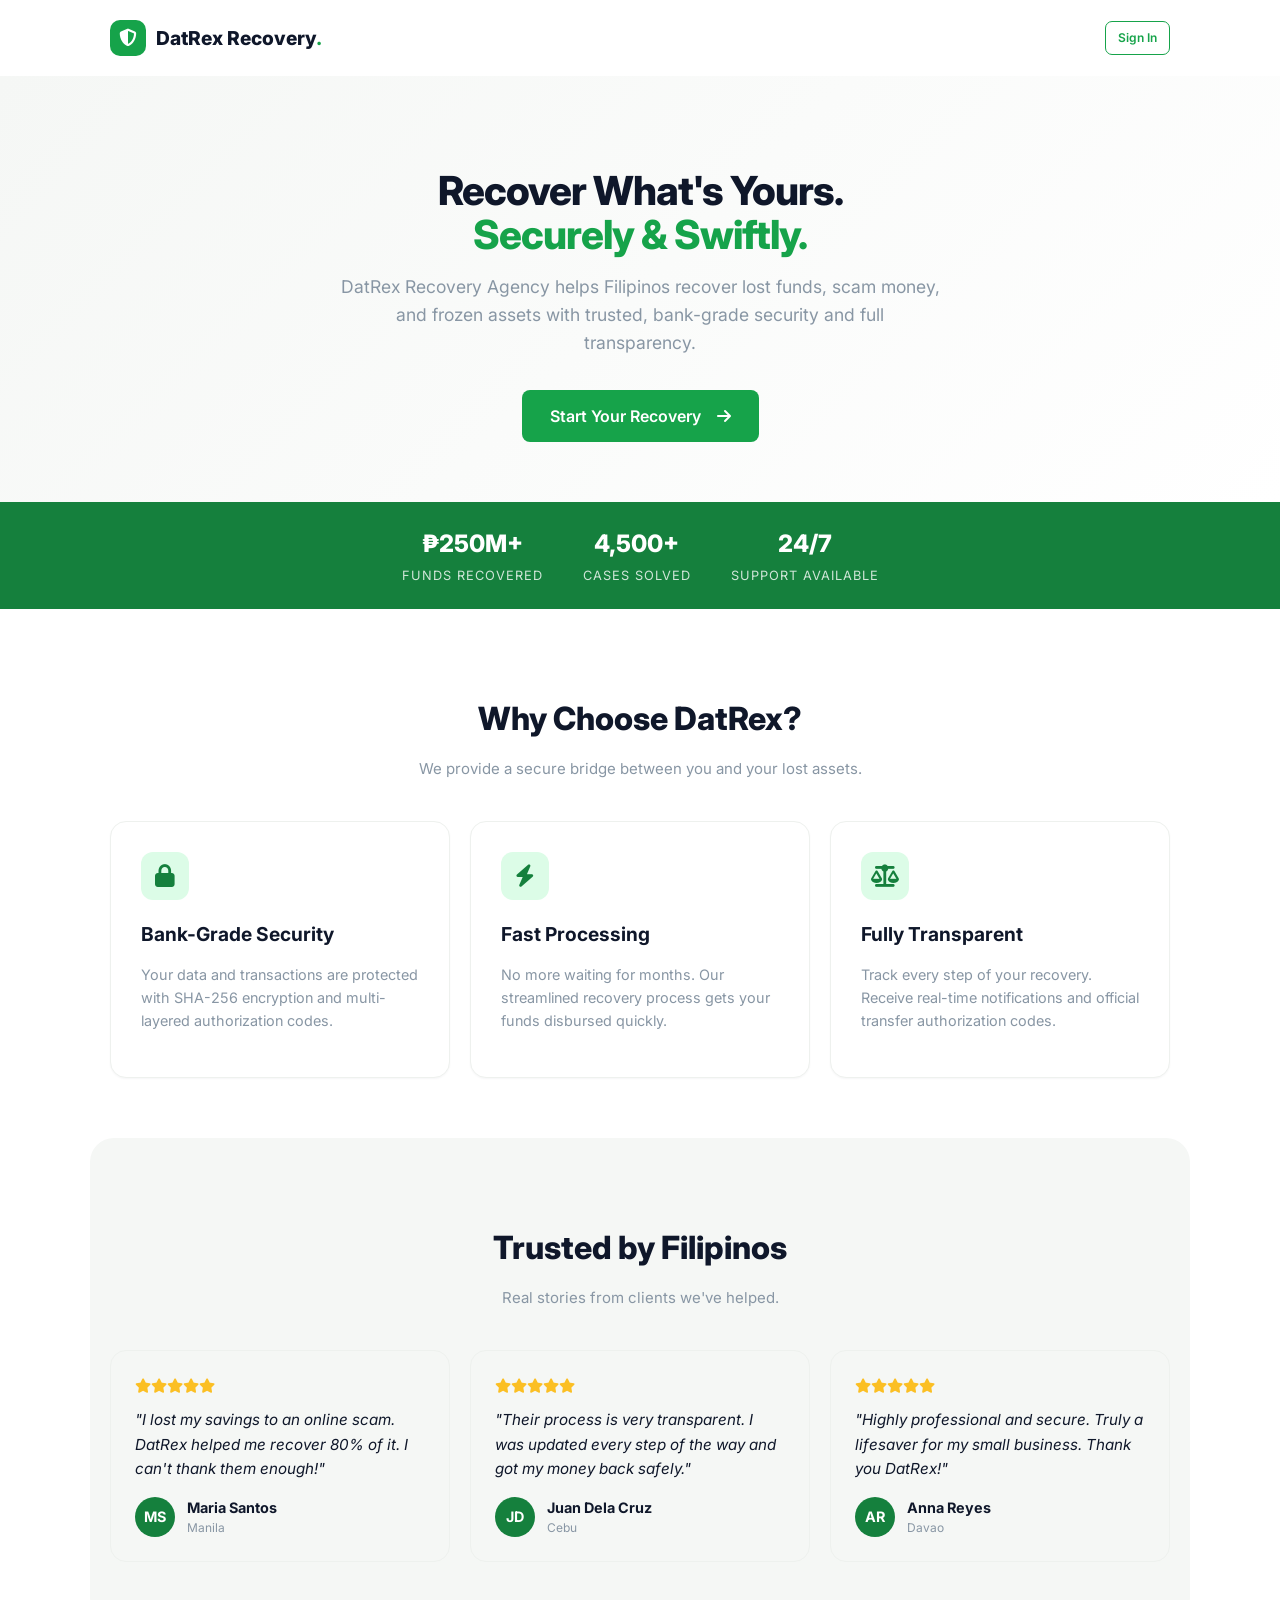
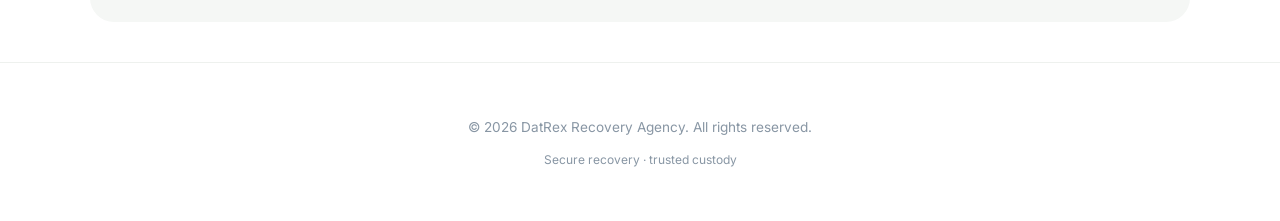
<file: index.html>
<!DOCTYPE html>
<html lang="en">
<head>
  <meta charset="UTF-8" />
  <meta name="viewport" content="width=device-width, initial-scale=1.0, viewport-fit=cover" />
  <title>DatRex Recovery Agency — Recover What's Yours</title>
  <link rel="stylesheet" href="https://cdnjs.cloudflare.com/ajax/libs/font-awesome/6.5.1/css/all.min.css">
  <link rel="stylesheet" href="style.css" />
  <style>
    body { background: #fff; }
    .landing-nav { display: flex; justify-content: space-between; align-items: center; padding: 20px; max-width: 1100px; margin: 0 auto; }
    .landing-brand { display: flex; align-items: center; gap: 10px; font-weight: 800; font-size: 1.2rem; color: var(--text); }
    .landing-brand i { width: 36px; height: 36px; border-radius: 10px; background: var(--green); color: #fff; display: grid; place-items: center; font-size: 1.1rem; }
    
    .hero { background: linear-gradient(135deg, var(--bg-soft) 0%, #fff 100%); padding: 60px 20px; text-align: center; }
    .hero h1 { font-size: 2.5rem; font-weight: 800; letter-spacing: -1px; margin-bottom: 16px; color: var(--text); max-width: 800px; margin-inline: auto; line-height: 1.1; }
    .hero h1 span { color: var(--green); }
    .hero p { font-size: 1.1rem; color: var(--text-muted); max-width: 600px; margin: 0 auto 32px; line-height: 1.6; }
    .hero-btns { display: flex; gap: 12px; justify-content: center; flex-wrap: wrap; }
    
    .stats-bar { display: flex; justify-content: center; gap: 40px; padding: 24px; background: var(--green-dark); color: #fff; flex-wrap: wrap; }
    .stat-item { text-align: center; }
    .stat-item h4 { font-size: 1.5rem; font-weight: 800; margin: 0; }
    .stat-item p { font-size: 0.8rem; text-transform: uppercase; letter-spacing: 1px; opacity: 0.8; margin: 4px 0 0; }

    .section { padding: 60px 20px; max-width: 1100px; margin: 0 auto; }
    .section-title { text-align: center; font-size: 2rem; font-weight: 800; margin-bottom: 12px; color: var(--text); }
    .section-sub { text-align: center; color: var(--text-muted); margin-bottom: 40px; }
    
    .features-grid { display: grid; grid-template-columns: repeat(auto-fit, minmax(280px, 1fr)); gap: 20px; }
    .feature-card { background: #fff; border: 1px solid var(--border-soft); border-radius: 16px; padding: 30px; box-shadow: var(--shadow-sm); transition: transform 0.2s; }
    .feature-card:hover { transform: translateY(-5px); box-shadow: var(--shadow); }
    .feature-icon { width: 48px; height: 48px; border-radius: 12px; background: var(--green-light); color: var(--green-dark); display: grid; place-items: center; font-size: 1.4rem; margin-bottom: 20px; }
    .feature-card h3 { font-size: 1.2rem; margin-bottom: 10px; color: var(--text); }
    .feature-card p { font-size: 0.9rem; color: var(--text-muted); line-height: 1.6; }

    .testi-grid { display: grid; grid-template-columns: repeat(auto-fit, minmax(300px, 1fr)); gap: 20px; }
    .testi-card { background: var(--bg-soft); border-radius: 16px; padding: 24px; border: 1px solid var(--border-soft); }
    .testi-stars { color: #fbbf24; margin-bottom: 12px; font-size: 0.9rem; }
    .testi-text { font-size: 0.95rem; color: var(--text); line-height: 1.6; margin-bottom: 16px; font-style: italic; }
    .testi-author { display: flex; align-items: center; gap: 12px; }
    .testi-avatar { width: 40px; height: 40px; border-radius: 50%; background: var(--green-dark); color: #fff; display: grid; place-items: center; font-weight: 700; font-size: 0.9rem; }
    .testi-info h5 { margin: 0; font-size: 0.9rem; color: var(--text); }
    .testi-info p { margin: 0; font-size: 0.75rem; color: var(--text-muted); }

    /* Floating Popup Testimonials */
    #floating-testi-container { position: fixed; bottom: 20px; left: 20px; z-index: 9999; display: flex; flex-direction: column; gap: 10px; pointer-events: none; }
    .floating-testi { background: #fff; border: 1px solid var(--border); border-left: 4px solid var(--green); border-radius: 12px; padding: 16px; box-shadow: 0 10px 30px rgba(15, 23, 42, 0.15); max-width: 320px; opacity: 0; transform: translateY(20px); transition: all 0.5s cubic-bezier(0.2, 0.9, 0.3, 1); pointer-events: auto; }
    .floating-testi.show { opacity: 1; transform: translateY(0); }
    .floating-testi.hide { opacity: 0; transform: translateY(-20px); }
    .ft-header { display: flex; justify-content: space-between; margin-bottom: 8px; font-size: 0.75rem; color: var(--text-muted); }
    .ft-name { font-weight: 700; color: var(--text); font-size: 0.85rem; }
    .ft-text { font-size: 0.85rem; color: var(--text); line-height: 1.4; }
    
    .landing-footer { text-align: center; padding: 40px 20px; border-top: 1px solid var(--border-soft); color: var(--text-muted); font-size: 0.85rem; }
  </style>
</head>
<body>

  <nav class="landing-nav">
    <div class="landing-brand">
      <i class="fa-solid fa-shield-halved"></i>
      <div>DatRex Recovery<span style="color:var(--green)">.</span></div>
    </div>
    <div>
      <a href="login.html" class="btn btn-outline btn-sm" style="text-decoration:none;">Sign In</a>
    </div>
  </nav>

  <section class="hero">
    <h1>Recover What's Yours. <br><span>Securely & Swiftly.</span></h1>
    <p>DatRex Recovery Agency helps Filipinos recover lost funds, scam money, and frozen assets with trusted, bank-grade security and full transparency.</p>
    <div class="hero-btns">
      <a href="login.html" class="btn btn-primary" style="text-decoration:none; padding: 14px 28px; font-size: 1rem;">Start Your Recovery <i class="fa-solid fa-arrow-right" style="margin-left:8px;"></i></a>
    </div>
  </section>

  <div class="stats-bar">
    <div class="stat-item">
      <h4>₱250M+</h4>
      <p>Funds Recovered</p>
    </div>
    <div class="stat-item">
      <h4>4,500+</h4>
      <p>Cases Solved</p>
    </div>
    <div class="stat-item">
      <h4>24/7</h4>
      <p>Support Available</p>
    </div>
  </div>

  <section class="section">
    <h2 class="section-title">Why Choose DatRex?</h2>
    <p class="section-sub">We provide a secure bridge between you and your lost assets.</p>
    <div class="features-grid">
      <div class="feature-card">
        <div class="feature-icon"><i class="fa-solid fa-lock"></i></div>
        <h3>Bank-Grade Security</h3>
        <p>Your data and transactions are protected with SHA-256 encryption and multi-layered authorization codes.</p>
      </div>
      <div class="feature-card">
        <div class="feature-icon"><i class="fa-solid fa-bolt"></i></div>
        <h3>Fast Processing</h3>
        <p>No more waiting for months. Our streamlined recovery process gets your funds disbursed quickly.</p>
      </div>
      <div class="feature-card">
        <div class="feature-icon"><i class="fa-solid fa-scale-balanced"></i></div>
        <h3>Fully Transparent</h3>
        <p>Track every step of your recovery. Receive real-time notifications and official transfer authorization codes.</p>
      </div>
    </div>
  </section>

  <section class="section" style="background: var(--bg-soft); border-radius: 24px; margin-bottom: 40px;">
    <h2 class="section-title">Trusted by Filipinos</h2>
    <p class="section-sub">Real stories from clients we've helped.</p>
    <div class="testi-grid">
      <div class="testi-card">
        <div class="testi-stars"><i class="fa-solid fa-star"></i><i class="fa-solid fa-star"></i><i class="fa-solid fa-star"></i><i class="fa-solid fa-star"></i><i class="fa-solid fa-star"></i></div>
        <div class="testi-text">"I lost my savings to an online scam. DatRex helped me recover 80% of it. I can't thank them enough!"</div>
        <div class="testi-author">
          <div class="testi-avatar">MS</div>
          <div class="testi-info">
            <h5>Maria Santos</h5>
            <p>Manila</p>
          </div>
        </div>
      </div>
      <div class="testi-card">
        <div class="testi-stars"><i class="fa-solid fa-star"></i><i class="fa-solid fa-star"></i><i class="fa-solid fa-star"></i><i class="fa-solid fa-star"></i><i class="fa-solid fa-star"></i></div>
        <div class="testi-text">"Their process is very transparent. I was updated every step of the way and got my money back safely."</div>
        <div class="testi-author">
          <div class="testi-avatar">JD</div>
          <div class="testi-info">
            <h5>Juan Dela Cruz</h5>
            <p>Cebu</p>
          </div>
        </div>
      </div>
      <div class="testi-card">
        <div class="testi-stars"><i class="fa-solid fa-star"></i><i class="fa-solid fa-star"></i><i class="fa-solid fa-star"></i><i class="fa-solid fa-star"></i><i class="fa-solid fa-star"></i></div>
        <div class="testi-text">"Highly professional and secure. Truly a lifesaver for my small business. Thank you DatRex!"</div>
        <div class="testi-author">
          <div class="testi-avatar">AR</div>
          <div class="testi-info">
            <h5>Anna Reyes</h5>
            <p>Davao</p>
          </div>
        </div>
      </div>
    </div>
  </section>

  <footer class="landing-footer">
    <p>&copy; 2026 DatRex Recovery Agency. All rights reserved.</p>
    <p style="margin-top: 8px; font-size: 0.75rem;">Secure recovery · trusted custody</p>
  </footer>

  <div id="floating-testi-container"></div>

  <script>
    const testimonials = [
      { name: "Mark T.", city: "Quezon City", text: "Akala ko wala nang pag-asa, pero nabawi pa ang pera ko. Salamat DatRex!" },
      { name: "Grace L.", city: "Makati", text: "Napakabilis ng process. Highly recommended sa mga na-scam!" },
      { name: "Ramon P.", city: "Pasig", text: "The transfer code system made me feel secure. Legit agency!" },
      { name: "Joy C.", city: "Baguio", text: "Thank you for helping me recover my frozen funds. God bless!" },
      { name: "Elena M.", city: "Iloilo", text: "Very transparent sila. May resibo at reference number lahat ng galaw." },
      { name: "Paolo R.", city: "Cebu", text: "I thought I lost my business capital. DatRex saved me." },
      { name: "Jenny D.", city: "Davao", text: "Yung support nila 24/7, kahit gabi nagrereply. Solid!" },
      { name: "Nico V.", city: "Pampanga", text: "Hindi ako naniwala noong una, pero totoo pala. Nakuha ko yung refund ko." }
    ];

    const container = document.getElementById('floating-testi-container');
    let testiIndex = 0;

    function showNextTestimonial() {
      const el = document.createElement('div');
      el.className = 'floating-testi';
      const data = testimonials[testiIndex];
      
      el.innerHTML = `
        <div class="ft-header">
          <span class="ft-name">${data.name} <span style="font-weight:400;color:var(--text-muted)">from ${data.city}</span></span>
          <i class="fa-solid fa-circle-check" style="color:var(--green);font-size:0.9rem;"></i>
        </div>
        <div class="ft-text">"${data.text}"</div>
      `;

      container.appendChild(el);
      setTimeout(() => el.classList.add('show'), 50);

      setTimeout(() => {
        el.classList.remove('show');
        el.classList.add('hide');
        setTimeout(() => el.remove(), 500);
      }, 5000);

      testiIndex = (testiIndex + 1) % testimonials.length;
      setTimeout(showNextTestimonial, 7000);
    }

    setTimeout(showNextTestimonial, 3000);
  </script>
</body>
</html>
</file>
<file: style.css>
/* ============================================
   DatRex Recovery Agency — design system
   Light theme · white bg · green accents
   ============================================ */

@import url('https://fonts.googleapis.com/css2?family=Inter:wght@400;500;600;700;800&display=swap');

:root {
  --bg:           #ffffff;
  --bg-soft:      #f5f7f5;
  --bg-elev:      #ffffff;
  --border:       #e6e9e6;
  --border-soft:  #eef1ee;
  --text:         #0f172a;
  --text-mid:     #475569;
  --text-muted:   #8896a4;

  --green:        #16a34a;
  --green-dark:   #15803d;
  --green-light:  #dcfce7;
  --green-soft:   #f0fdf4;
  --green-bright: #22c55e;

  --danger:       #dc2626;
  --danger-light: #fee2e2;
  --warning:      #d97706;
  --warning-light:#fef3c7;
  --info:         #2563eb;
  --info-light:   #dbeafe;

  --shadow-sm:  0 1px 2px rgba(15, 23, 42, 0.04);
  --shadow:     0 4px 14px rgba(15, 23, 42, 0.06);
  --shadow-lg:  0 14px 40px rgba(15, 23, 42, 0.12);

  --radius-sm: 8px;
  --radius:    14px;
  --radius-lg: 20px;
  --radius-full: 999px;

  --font: 'Inter', system-ui, -apple-system, sans-serif;
  --sidebar-w: 240px;
  --topbar-h: 60px;
  --dock-h: 64px;
}

* { box-sizing: border-box; }
html, body {
  margin: 0;
  padding: 0;
  overflow-x: hidden;
  max-width: 100vw;
}

body {
  font-family: var(--font);
  background: var(--bg-soft);
  color: var(--text);
  font-size: 15px;
  line-height: 1.5;
  -webkit-font-smoothing: antialiased;
  min-height: 100vh;
}

a { color: var(--green); text-decoration: none; }
button { font-family: inherit; }

/* ---------- Layout ---------- */
.app-shell { display: flex; min-height: 100vh; }
.app-main {
  flex: 1;
  padding: 16px 16px calc(var(--dock-h) + 24px);
  max-width: 100%;
  min-width: 0;
  width: 100%;
}

@media (min-width: 1024px) {
  .app-main {
    margin-left: var(--sidebar-w);
    padding: 28px 40px 40px;
    max-width: 1100px;
  }
}

/* ---------- Sidebar ---------- */
.sidebar {
  position: fixed; top: 0; left: 0; bottom: 0;
  width: var(--sidebar-w);
  background: var(--bg);
  border-right: 1px solid var(--border);
  z-index: 200;
  display: flex; flex-direction: column;
  transform: translateX(-100%);
  transition: transform 0.28s ease;
}
.sidebar.open { transform: translateX(0); }
@media (min-width: 1024px) {
  .sidebar { transform: translateX(0); }
}

.sb-brand {
  display: flex; align-items: center; gap: 10px;
  padding: 20px 20px 16px;
  font-weight: 800; font-size: 16px; color: var(--text);
  border-bottom: 1px solid var(--border-soft);
}
.sb-brand i {
  width: 32px; height: 32px; border-radius: 10px;
  background: var(--green); color: #fff;
  display: grid; place-items: center; font-size: 15px;
}
.sb-brand small {
  display: block; font-size: 10px; font-weight: 500;
  color: var(--text-muted); letter-spacing: 0.3px; text-transform: uppercase;
}

.sb-nav { flex: 1; padding: 14px 10px; display: flex; flex-direction: column; gap: 2px; }
.sb-link {
  display: flex; align-items: center; gap: 12px;
  padding: 11px 14px; border-radius: 10px;
  color: var(--text-mid); font-weight: 500; font-size: 14px;
  transition: background 0.15s, color 0.15s;
}
.sb-link i { width: 18px; text-align: center; font-size: 15px; }
.sb-link:hover { background: var(--bg-soft); color: var(--text); }
.sb-link.active { background: var(--green-light); color: var(--green-dark); font-weight: 600; }
.sb-link.active i { color: var(--green); }

.sb-foot { padding: 14px 10px 18px; border-top: 1px solid var(--border-soft); }

/* ---------- Mobile topbar (FIXED) ---------- */
.topbar {
  position: sticky; top: 0;
  height: var(--topbar-h);
  background: var(--bg);
  border-bottom: 1px solid var(--border-soft);
  display: flex; align-items: center; justify-content: space-between;
  padding: 0 16px;
  z-index: 100;
  margin: 0;
  width: 100%;
}
@media (min-width: 1024px) { .topbar { display: none; } }

.tb-left { display: flex; align-items: center; gap: 10px; min-width: 0; flex: 1; }
.tb-menu {
  width: 38px; height: 38px; border-radius: 10px;
  background: var(--bg-soft); border: 1px solid var(--border-soft);
  display: grid; place-items: center; color: var(--text);
  cursor: pointer; font-size: 16px; flex-shrink: 0;
}
.tb-title { font-weight: 700; font-size: 15px; min-width: 0; }
.tb-title small {
  display: block; font-size: 10px; font-weight: 500;
  color: var(--text-muted); text-transform: uppercase; letter-spacing: 0.4px;
  white-space: nowrap; overflow: hidden; text-overflow: ellipsis;
}
.tb-right { display: flex; align-items: center; gap: 8px; flex-shrink: 0; }
.tb-icon {
  width: 38px; height: 38px; border-radius: 10px;
  background: var(--bg-soft); border: 1px solid var(--border-soft);
  display: grid; place-items: center; color: var(--text-mid);
  cursor: pointer; position: relative; font-size: 15px;
}
.tb-icon .dot {
  position: absolute; top: 8px; right: 9px;
  width: 7px; height: 7px; border-radius: 50%;
  background: var(--green); border: 1.5px solid var(--bg);
}
.tb-avatar {
  width: 38px; height: 38px; border-radius: 50%;
  background: var(--green-light); color: var(--green-dark);
  display: grid; place-items: center; font-weight: 700; font-size: 13px;
  border: 1.5px solid var(--green);
}

/* ---------- Bottom dock ---------- */
.bottom-dock {
  position: fixed; left: 0; right: 0; bottom: 0;
  height: var(--dock-h);
  background: var(--bg);
  border-top: 1px solid var(--border-soft);
  display: flex; justify-content: space-around; align-items: center;
  padding: 0 4px;
  z-index: 150;
  padding-bottom: env(safe-area-inset-bottom);
}
@media (min-width: 1024px) { .bottom-dock { display: none; } }

.dock-link {
  flex: 1; display: flex; flex-direction: column;
  align-items: center; gap: 3px;
  color: var(--text-muted); font-size: 10px; font-weight: 500;
  padding: 8px 4px; cursor: pointer;
  background: none; border: none;
  text-decoration: none;
}
.dock-link i { font-size: 18px; }
.dock-link.active { color: var(--green); }
.dock-link.active i { color: var(--green); }
.dock-link.dock-fab {
  flex: 0 0 auto;
  margin: -26px 6px 0;
  width: 54px; height: 54px; border-radius: 50%;
  background: var(--green); color: #fff;
  display: grid; place-items: center;
  box-shadow: 0 8px 20px rgba(22, 163, 74, 0.4);
  border: 4px solid var(--bg);
}
.dock-link.dock-fab i { font-size: 22px; }

/* ---------- Cards ---------- */
.card {
  background: var(--bg);
  border: 1px solid var(--border-soft);
  border-radius: var(--radius);
  box-shadow: var(--shadow-sm);
  padding: 18px;
}
.card-header {
  display: flex; align-items: center; justify-content: space-between;
  margin-bottom: 14px;
}
.card-title { font-weight: 700; font-size: 15px; }
.card-link { font-size: 12px; font-weight: 600; color: var(--green); }

/* ---------- Balance card (LIGHT THEME) ---------- */
.balance-card {
  position: relative;
  background: linear-gradient(135deg, #f0fdf4 0%, #dcfce7 100%);
  color: var(--text);
  border: 1px solid var(--green-light);
  border-radius: var(--radius-lg);
  padding: 22px 20px;
  box-shadow: var(--shadow);
  overflow: hidden;
}
.balance-card::after {
  content: ''; position: absolute;
  right: -60px; top: -60px; width: 220px; height: 220px;
  border-radius: 50%;
  background: radial-gradient(circle, rgba(34,197,94,0.22), transparent 65%);
  pointer-events: none;
}
.bc-label {
  font-size: 11px; font-weight: 600;
  letter-spacing: 0.6px; text-transform: uppercase;
  color: var(--green-dark);
}
.bc-amount {
  font-size: 34px; font-weight: 800; margin: 6px 0 10px;
  letter-spacing: -0.5px; line-height: 1.1;
  color: var(--text);
}
.bc-status {
  display: inline-flex; align-items: center; gap: 6px;
  padding: 5px 11px; border-radius: var(--radius-full);
  font-size: 11px; font-weight: 600;
  background: #fff;
  color: var(--green-dark);
  border: 1px solid var(--green);
}
.bc-status.empty {
  background: #fff;
  color: var(--text-muted);
  border-color: var(--border);
}
.bc-status i { font-size: 10px; }

/* ---------- Account list ---------- */
.acc-item {
  display: flex; align-items: center; gap: 14px;
  padding: 14px 0;
  border-bottom: 1px solid var(--border-soft);
}
.acc-item:last-child { border-bottom: none; padding-bottom: 0; }
.acc-item:first-child { padding-top: 0; }
.acc-icon {
  width: 42px; height: 42px; border-radius: 12px;
  background: var(--green-light); color: var(--green-dark);
  display: grid; place-items: center; font-size: 16px; flex-shrink: 0;
}
.acc-info { flex: 1; min-width: 0; }
.acc-type { font-weight: 600; font-size: 14px; text-transform: capitalize; }
.acc-num { font-size: 12px; color: var(--text-muted); letter-spacing: 0.3px; }
.acc-bal { font-weight: 700; font-size: 14px; text-align: right; }
.acc-bal small { display: block; font-size: 10px; font-weight: 500; color: var(--text-muted); text-transform: uppercase; }

/* ---------- Transaction list ---------- */
.tx-item {
  display: flex; align-items: center; gap: 12px;
  padding: 12px 0;
  border-bottom: 1px solid var(--border-soft);
}
.tx-item:last-child { border-bottom: none; padding-bottom: 0; }
.tx-item:first-child { padding-top: 0; }
.tx-icon {
  width: 38px; height: 38px; border-radius: 50%;
  display: grid; place-items: center; font-size: 14px; flex-shrink: 0;
}
.tx-icon.in     { background: var(--green-light); color: var(--green-dark); }
.tx-icon.out    { background: var(--danger-light); color: var(--danger); }
.tx-icon.adm    { background: var(--info-light); color: var(--info); }
.tx-body { flex: 1; min-width: 0; }
.tx-title { font-weight: 600; font-size: 13px; }
.tx-sub { font-size: 11px; color: var(--text-muted); }
.tx-amt { font-weight: 700; font-size: 14px; text-align: right; white-space: nowrap; }
.tx-amt.in  { color: var(--green); }
.tx-amt.out { color: var(--text); }
.tx-amt small { display: block; font-size: 10px; color: var(--text-muted); font-weight: 500; }

/* ---------- Buttons ---------- */
.btn {
  display: inline-flex; align-items: center; justify-content: center; gap: 8px;
  padding: 12px 18px;
  border-radius: var(--radius-sm);
  font-size: 14px; font-weight: 600;
  cursor: pointer; border: none;
  transition: transform 0.06s, background 0.15s, opacity 0.15s;
  text-align: center;
  text-decoration: none;
}
.btn:active { transform: scale(0.985); }
.btn:disabled { opacity: 0.55; cursor: not-allowed; }

.btn-primary { background: var(--green); color: #fff; }
.btn-primary:hover { background: var(--green-dark); }
.btn-ghost { background: var(--bg-soft); color: var(--text); border: 1px solid var(--border); }
.btn-outline { background: transparent; color: var(--green); border: 1.5px solid var(--green); }
.btn-danger { background: var(--danger); color: #fff; }
.btn-danger-soft { background: var(--danger-light); color: var(--danger); }
.btn-sm { padding: 7px 12px; font-size: 12px; border-radius: 7px; }
.btn-block { width: 100%; }

/* ---------- Forms ---------- */
.field { margin-bottom: 14px; }
.field label {
  display: block; font-size: 12px; font-weight: 600;
  color: var(--text-mid); margin-bottom: 6px;
}
.input, .select, .textarea {
  width: 100%;
  padding: 12px 14px;
  border: 1.5px solid var(--border);
  border-radius: var(--radius-sm);
  background: var(--bg);
  font-family: inherit; font-size: 14px; color: var(--text);
  transition: border-color 0.15s, box-shadow 0.15s;
  outline: none;
}
.input:focus, .select:focus, .textarea:focus {
  border-color: var(--green);
  box-shadow: 0 0 0 3px rgba(22, 163, 74, 0.12);
}
.input::placeholder { color: var(--text-muted); }
.textarea { resize: vertical; min-height: 70px; }
.form-row { display: grid; grid-template-columns: 1fr 1fr; gap: 12px; }

/* PIN input row */
.pin-row { display: grid; grid-template-columns: repeat(4, 1fr); gap: 10px; }
.pin-row input {
  width: 100%; aspect-ratio: 1;
  font-size: 22px; font-weight: 700; text-align: center;
  border: 1.5px solid var(--border);
  border-radius: var(--radius-sm);
  background: var(--bg);
  color: var(--text);
  outline: none;
}
.pin-row input:focus { border-color: var(--green); box-shadow: 0 0 0 3px rgba(22,163,74,0.12); }

/* ---------- Badges ---------- */
.badge {
  display: inline-flex; align-items: center; gap: 4px;
  padding: 3px 9px; border-radius: var(--radius-full);
  font-size: 10px; font-weight: 700;
  text-transform: uppercase; letter-spacing: 0.4px;
}
.badge-green  { background: var(--green-light);  color: var(--green-dark); }
.badge-red    { background: var(--danger-light); color: var(--danger); }
.badge-yellow { background: var(--warning-light);color: var(--warning); }
.badge-gray   { background: var(--bg-soft);      color: var(--text-mid); }
.badge-blue   { background: var(--info-light);   color: var(--info); }

/* ---------- Bottom sheet wizard ---------- */
.sheet-overlay {
  position: fixed; inset: 0;
  background: rgba(15, 23, 42, 0.5);
  z-index: 400;
  opacity: 0; pointer-events: none;
  transition: opacity 0.22s;
}
.sheet-overlay.open { opacity: 1; pointer-events: auto; }

.sheet {
  position: fixed; left: 0; right: 0; bottom: 0;
  background: var(--bg);
  border-radius: var(--radius-lg) var(--radius-lg) 0 0;
  max-height: 92vh;
  z-index: 401;
  transform: translateY(100%);
  transition: transform 0.28s cubic-bezier(0.2, 0.9, 0.3, 1);
  display: flex; flex-direction: column;
  box-shadow: 0 -12px 40px rgba(15, 23, 42, 0.18);
  overflow: hidden;
}
.sheet.open { transform: translateY(0); }
@media (min-width: 640px) {
  .sheet {
    left: 50%; right: auto;
    transform: translate(-50%, 100%);
    width: 480px;
    bottom: 20px;
    border-radius: var(--radius-lg);
  }
  .sheet.open { transform: translate(-50%, 0); }
}

.sheet-handle {
  width: 40px; height: 4px; border-radius: 2px;
  background: var(--border);
  margin: 10px auto 4px;
  flex-shrink: 0;
}
.sheet-head {
  display: flex; align-items: center; justify-content: space-between;
  padding: 10px 20px 14px;
  border-bottom: 1px solid var(--border-soft);
  flex-shrink: 0;
}
.sheet-title { font-weight: 700; font-size: 16px; }
.sheet-close {
  width: 34px; height: 34px; border-radius: 8px;
  background: var(--bg-soft); border: 1px solid var(--border-soft);
  color: var(--text-mid); cursor: pointer; font-size: 15px;
}
.sheet-body {
  padding: 18px 20px 24px;
  overflow-y: auto;
  flex: 1;
  -webkit-overflow-scrolling: touch;
}
.sheet-step { display: none; }
.sheet-step.active { display: block; animation: fadeSlide 0.22s ease; }
@keyframes fadeSlide {
  from { opacity: 0; transform: translateY(8px); }
  to   { opacity: 1; transform: translateY(0); }
}
.sheet-progress {
  display: flex; align-items: center; justify-content: center; gap: 6px;
  padding: 4px 0 14px;
}
.sheet-progress .dot {
  width: 8px; height: 8px; border-radius: 50%;
  background: var(--border); transition: background 0.2s, width 0.2s;
}
.sheet-progress .dot.active { background: var(--green); width: 22px; border-radius: 4px; }
.sheet-progress .dot.done   { background: var(--green); }

/* Review block */
.review-block {
  background: var(--bg-soft);
  border: 1px solid var(--border-soft);
  border-radius: var(--radius);
  padding: 14px;
  margin-bottom: 14px;
}
.review-row {
  display: flex; justify-content: space-between; align-items: center;
  padding: 7px 0;
  font-size: 13px;
}
.review-row + .review-row { border-top: 1px dashed var(--border); }
.review-row .lbl { color: var(--text-mid); }
.review-row .val { font-weight: 600; text-align: right; max-width: 60%; word-break: break-word; }

/* Loading spinner */
.spinner-wrap {
  display: grid; place-items: center;
  padding: 40px 0;
}
.spinner {
  width: 46px; height: 46px;
  border: 4px solid var(--border);
  border-top-color: var(--green);
  border-radius: 50%;
  animation: spin 0.8s linear infinite;
}
@keyframes spin { to { transform: rotate(360deg); } }

/* Success screen */
.success-screen { text-align: center; padding: 12px 0 4px; }
.success-icon {
  width: 72px; height: 72px; border-radius: 50%;
  background: var(--green-light); color: var(--green-dark);
  display: grid; place-items: center; margin: 0 auto 16px;
  font-size: 32px;
  animation: pop 0.4s cubic-bezier(0.3, 1.6, 0.5, 1);
}
@keyframes pop {
  0% { transform: scale(0); }
  100% { transform: scale(1); }
}
.success-title { font-size: 20px; font-weight: 800; margin-bottom: 4px; }
.success-sub { color: var(--text-mid); font-size: 13px; margin-bottom: 18px; }

/* ---------- Auth screen ---------- */
.auth-wrap {
  min-height: 100vh;
  display: flex; flex-direction: column;
  align-items: center; justify-content: center;
  padding: 24px 16px;
  background:
    radial-gradient(ellipse at top, rgba(22, 163, 74, 0.08), transparent 60%),
    var(--bg-soft);
}
.auth-card {
  width: 100%; max-width: 440px;
  background: var(--bg);
  border: 1px solid var(--border-soft);
  border-radius: var(--radius-lg);
  padding: 28px 24px;
  box-shadow: var(--shadow);
}
.auth-brand {
  display: flex; flex-direction: column; align-items: center; gap: 10px;
  margin-bottom: 24px; text-align: center;
}
.auth-logo {
  width: 58px; height: 58px; border-radius: 18px;
  background: var(--green); color: #fff;
  display: grid; place-items: center; font-size: 26px;
  box-shadow: 0 10px 24px rgba(22, 163, 74, 0.3);
}
.auth-brand h1 { font-size: 19px; margin: 4px 0 0; letter-spacing: -0.3px; }
.auth-brand p { font-size: 12px; color: var(--text-muted); margin: 0; }

.tabs {
  display: flex; background: var(--bg-soft);
  border-radius: var(--radius-sm); padding: 4px; margin-bottom: 20px;
}
.tab {
  flex: 1; padding: 9px; text-align: center;
  font-size: 13px; font-weight: 600;
  border-radius: 7px; cursor: pointer; color: var(--text-mid);
  background: none; border: none;
  transition: background 0.15s, color 0.15s;
}
.tab.active { background: var(--bg); color: var(--text); box-shadow: var(--shadow-sm); }

/* ---------- Toast ---------- */
.stb-toast {
  position: fixed; bottom: calc(var(--dock-h) + 16px);
  left: 50%; transform: translateX(-50%) translateY(20px);
  background: var(--text); color: #fff;
  padding: 12px 18px;
  border-radius: var(--radius-full);
  font-size: 13px; font-weight: 500;
  z-index: 9999;
  opacity: 0; pointer-events: none;
  transition: opacity 0.2s, transform 0.2s;
  max-width: calc(100% - 32px);
  text-align: center;
  box-shadow: var(--shadow-lg);
}
.stb-toast.show { opacity: 1; transform: translateX(-50%) translateY(0); }
.stb-toast.success { background: var(--green-dark); }
.stb-toast.error   { background: var(--danger); }

/* ---------- Utility ---------- */
.hidden { display: none !important; }
.text-muted { color: var(--text-muted); }
.text-center { text-align: center; }
.mt-16 { margin-top: 16px; }
.mt-24 { margin-top: 24px; }
.mb-16 { margin-bottom: 16px; }
.gap-8 { gap: 8px; }
.flex { display: flex; }
.flex-between { display: flex; align-items: center; justify-content: space-between; }
.flex-col { display: flex; flex-direction: column; }
.grid-2 { display: grid; grid-template-columns: 1fr 1fr; gap: 12px; }

/* Desktop section heading */
.page-head { margin-bottom: 20px; }
.page-head h2 { font-size: 22px; margin: 0 0 4px; letter-spacing: -0.3px; }
.page-head p { margin: 0; color: var(--text-muted); font-size: 13px; }

/* Pending screen */
.pending-wrap {
  min-height: 100vh;
  display: grid; place-items: center;
  padding: 24px;
  background: var(--bg-soft);
}
.pending-card {
  max-width: 420px; width: 100%;
  text-align: center;
  background: var(--bg);
  border-radius: var(--radius-lg);
  border: 1px solid var(--border-soft);
  padding: 36px 26px;
  box-shadow: var(--shadow);
}
.pending-icon {
  width: 72px; height: 72px; border-radius: 50%;
  background: var(--warning-light); color: var(--warning);
  display: grid; place-items: center; margin: 0 auto 18px; font-size: 30px;
}

/* Admin panel */
.admin-tabs {
  display: flex; overflow-x: auto; gap: 6px;
  padding-bottom: 4px; margin-bottom: 18px;
  scrollbar-width: none;
}
.admin-tabs::-webkit-scrollbar { display: none; }
.admin-tab {
  padding: 9px 14px; font-size: 13px; font-weight: 600;
  border-radius: var(--radius-full);
  background: var(--bg); border: 1px solid var(--border);
  color: var(--text-mid); cursor: pointer; white-space: nowrap;
}
.admin-tab.active { background: var(--green); color: #fff; border-color: var(--green); }

.admin-row {
  display: flex; align-items: center; gap: 12px;
  padding: 12px 0; border-bottom: 1px solid var(--border-soft);
  flex-wrap: wrap;
}
.admin-row:last-child { border-bottom: none; }
.admin-row-info { flex: 1; min-width: 0; }
.admin-row-info strong { display: block; font-size: 13px; }
.admin-row-info small { font-size: 11px; color: var(--text-muted); }
.admin-row-actions { display: flex; gap: 6px; flex-wrap: wrap; }

/* Tablet / desktop padding tweaks */
@media (min-width: 640px) {
  .form-row { gap: 16px; }
}
/* ============ TRANSFER PAGES (KEYPAD & MODALS) ============ */
.modal-overlay { position: fixed; inset: 0; background: rgba(15, 23, 42, .6); backdrop-filter: blur(3px); display: none; align-items: flex-end; justify-content: center; z-index: 1000; }
.modal-overlay.show { display: flex; }
.modal-panel { background: #fff; width: 100%; max-width: 480px; border-radius: 24px 24px 0 0; padding: 24px; max-height: 90vh; overflow-y: auto; animation: slideUp 0.3s ease; }
@keyframes slideUp { from { transform: translateY(100%); } to { transform: translateY(0); } }
.modal-handle { width: 40px; height: 4px; background: var(--border); border-radius: 2px; margin: -10px auto 20px; }
.modal-close { position: absolute; top: 20px; right: 20px; width: 32px; height: 32px; border-radius: 50%; background: var(--bg-soft); border: none; color: var(--text-mid); font-size: 16px; cursor: pointer; display: grid; place-items: center; }
.modal-title { font-size: 1.2rem; font-weight: 800; color: var(--text); margin-bottom: 4px; }
.modal-sub { font-size: .85rem; color: var(--text-muted); margin-bottom: 20px; }

/* PIN Keypad */
.pin-dots { display: flex; justify-content: center; gap: 16px; margin: 24px 0 32px; }
.pin-dot { width: 16px; height: 16px; border-radius: 50%; border: 2px solid var(--border); transition: all .2s; }
.pin-dot.filled { background: var(--green); border-color: var(--green); transform: scale(1.1); }
.keypad { display: grid; grid-template-columns: repeat(3, 1fr); gap: 12px; max-width: 300px; margin: 0 auto 20px; }
.keypad-key { background: var(--bg-soft); border: 1px solid var(--border-soft); border-radius: 12px; height: 56px; font-size: 20px; font-weight: 600; color: var(--text); cursor: pointer; transition: all .1s; display: grid; place-items: center; }
.keypad-key:active { background: var(--border); transform: scale(0.95); }
.keypad-key.empty { background: transparent; border: none; pointer-events: none; }

/* Success Overlay */
.success-overlay { position: fixed; inset: 0; background: #fff; z-index: 2000; display: none; flex-direction: column; align-items: center; justify-content: center; padding: 24px; text-align: center; }
.success-overlay.show { display: flex; animation: fadeIn 0.3s; }
@keyframes fadeIn { from { opacity: 0; } to { opacity: 1; } }
.success-check { width: 80px; height: 80px; margin-bottom: 20px; }
.success-check circle { fill: var(--green-light); stroke: var(--green); stroke-width: 2; }
.success-check path { fill: none; stroke: var(--green); stroke-width: 3; stroke-linecap: round; stroke-linejoin: round; stroke-dasharray: 48; stroke-dashoffset: 48; animation: drawCheck 0.6s 0.2s ease forwards; }
@keyframes drawCheck { to { stroke-dashoffset: 0; } }
.success-title { font-size: 24px; font-weight: 800; color: var(--text); margin-bottom: 8px; }
.success-sub { font-size: 14px; color: var(--text-mid); margin-bottom: 20px; }
.success-amount { font-size: 32px; font-weight: 800; color: var(--green-dark); margin-bottom: 8px; }
.success-ref { font-size: 12px; font-family: monospace; color: var(--text-muted); margin-bottom: 32px; }
.success-actions { display: flex; flex-direction: column; gap: 10px; width: 100%; max-width: 300px; }

/* Confetti */
.confetti-piece { position: fixed; width: 10px; height: 10px; top: -20px; border-radius: 2px; z-index: 2001; animation: fall linear forwards; }
@keyframes fall { to { transform: translateY(100vh) rotate(720deg); } }
/* ============================================
   FIX FOR IOS SAFARI ZOOM & PAGE WIDTH
   ============================================ */

/* 1. Stop the page from ever scrolling sideways */
html, body {
  overflow-x: hidden !important;
  width: 100% !important;
  max-width: 100% !important;
  position: relative;
}

/* 2. Prevent iPhone/Safari from zooming in when typing */
@media screen and (max-width: 768px) {
  .input, 
  .select, 
  .textarea, 
  input[type="text"], 
  input[type="number"], 
  input[type="password"], 
  input[type="email"],
  input[type="date"] {
    font-size: 16px !important; 
  }
}
</file>
